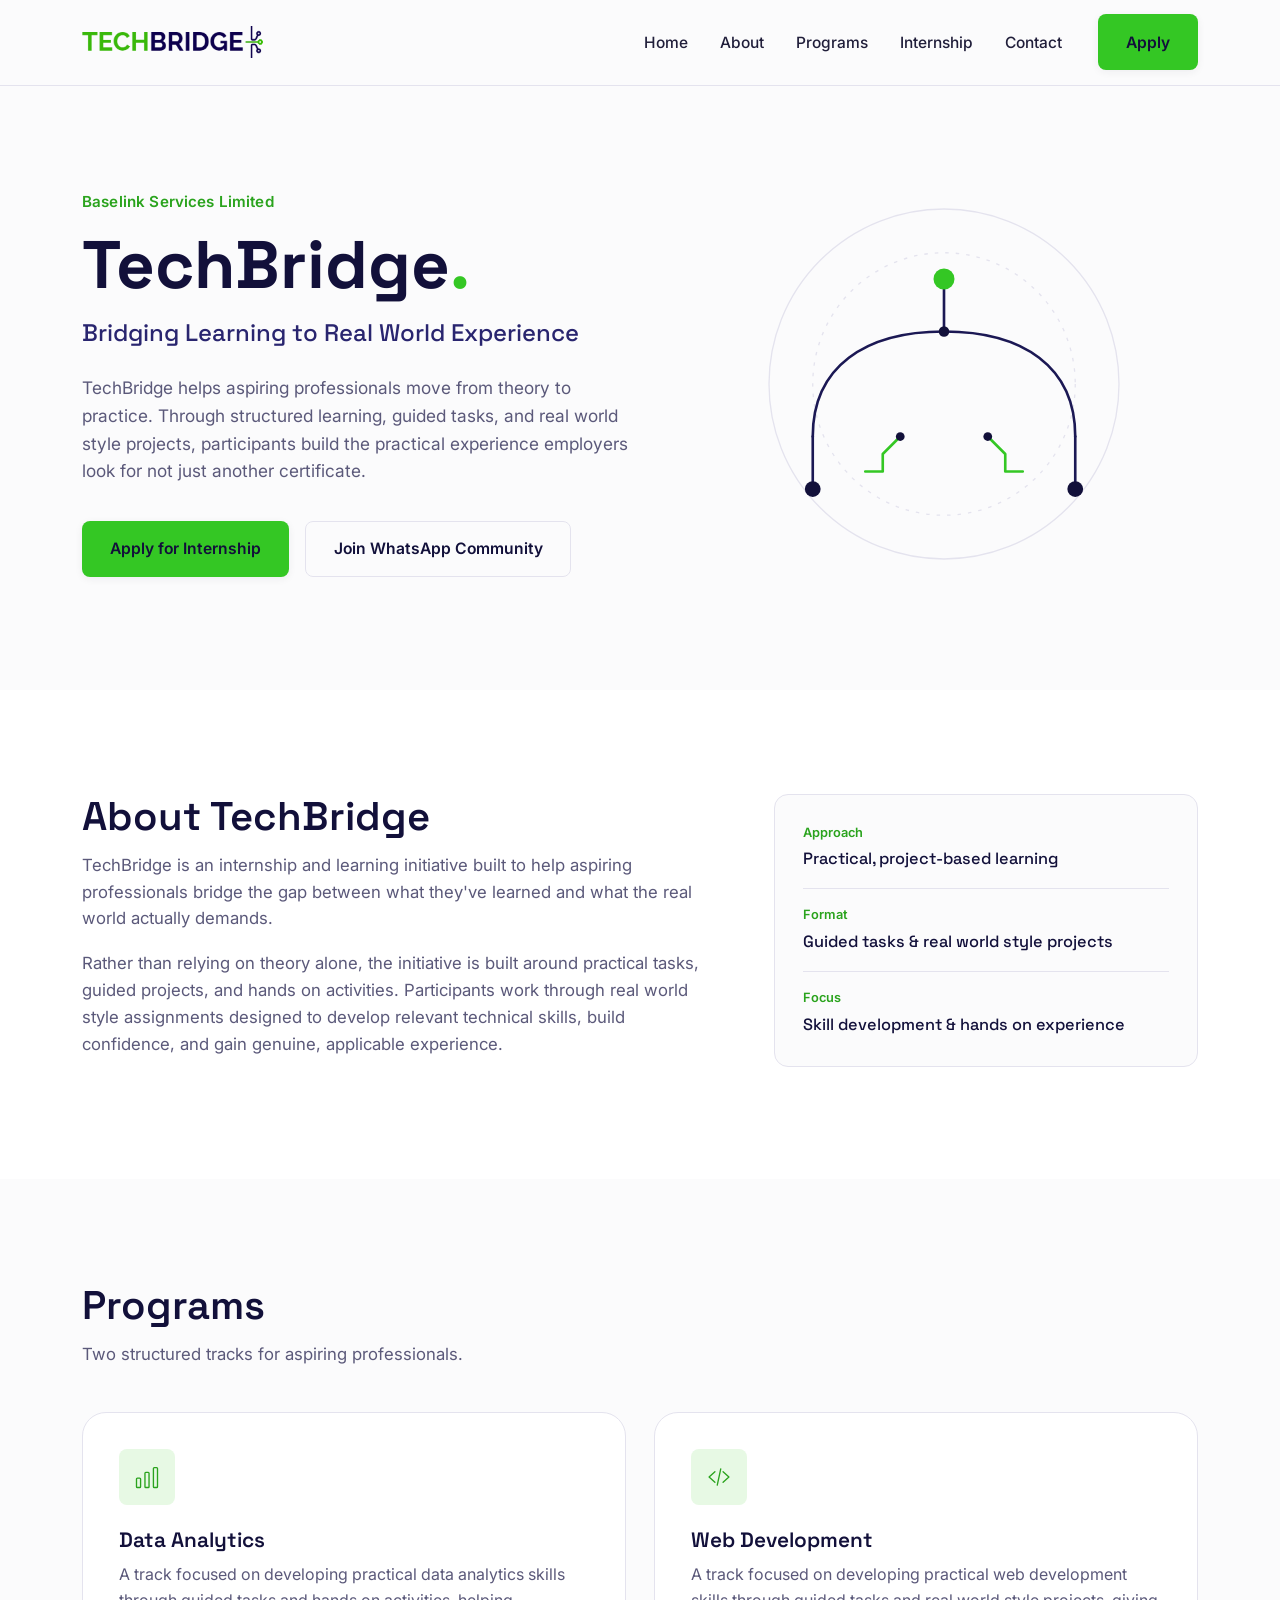
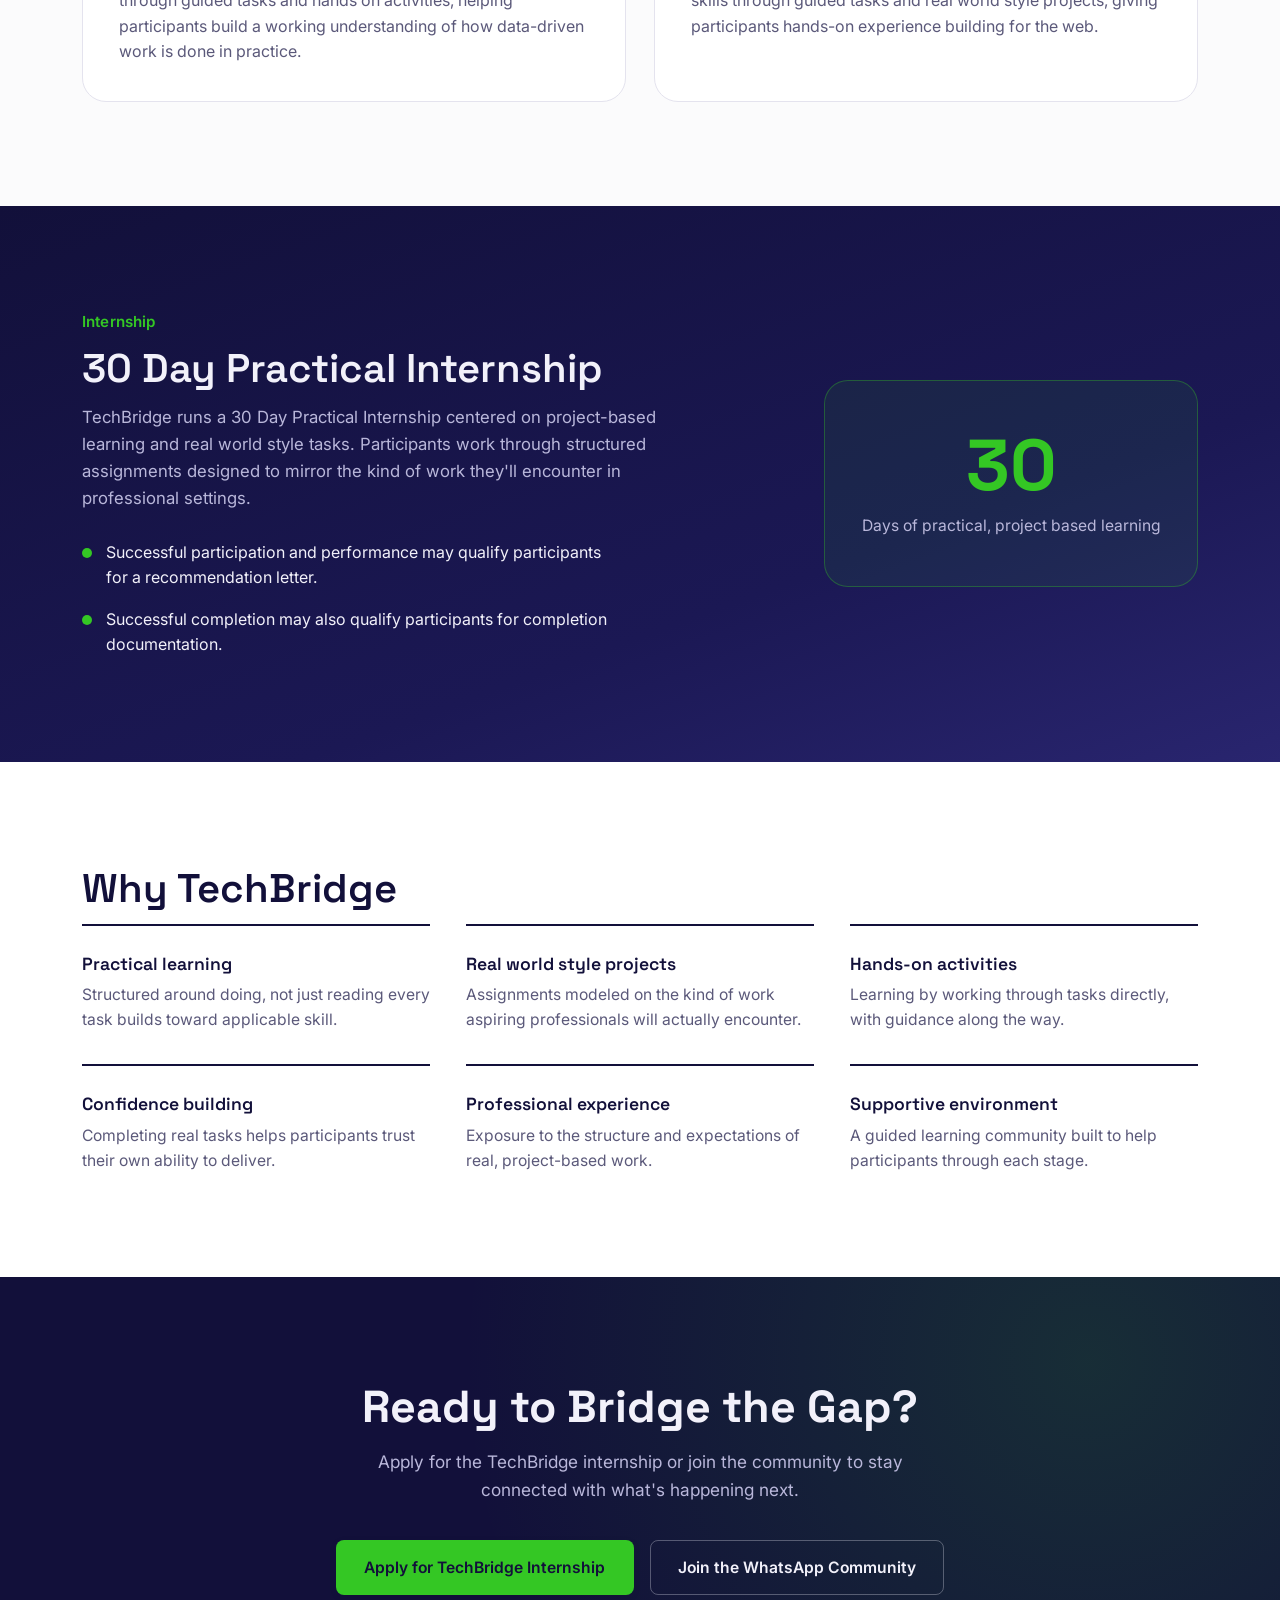
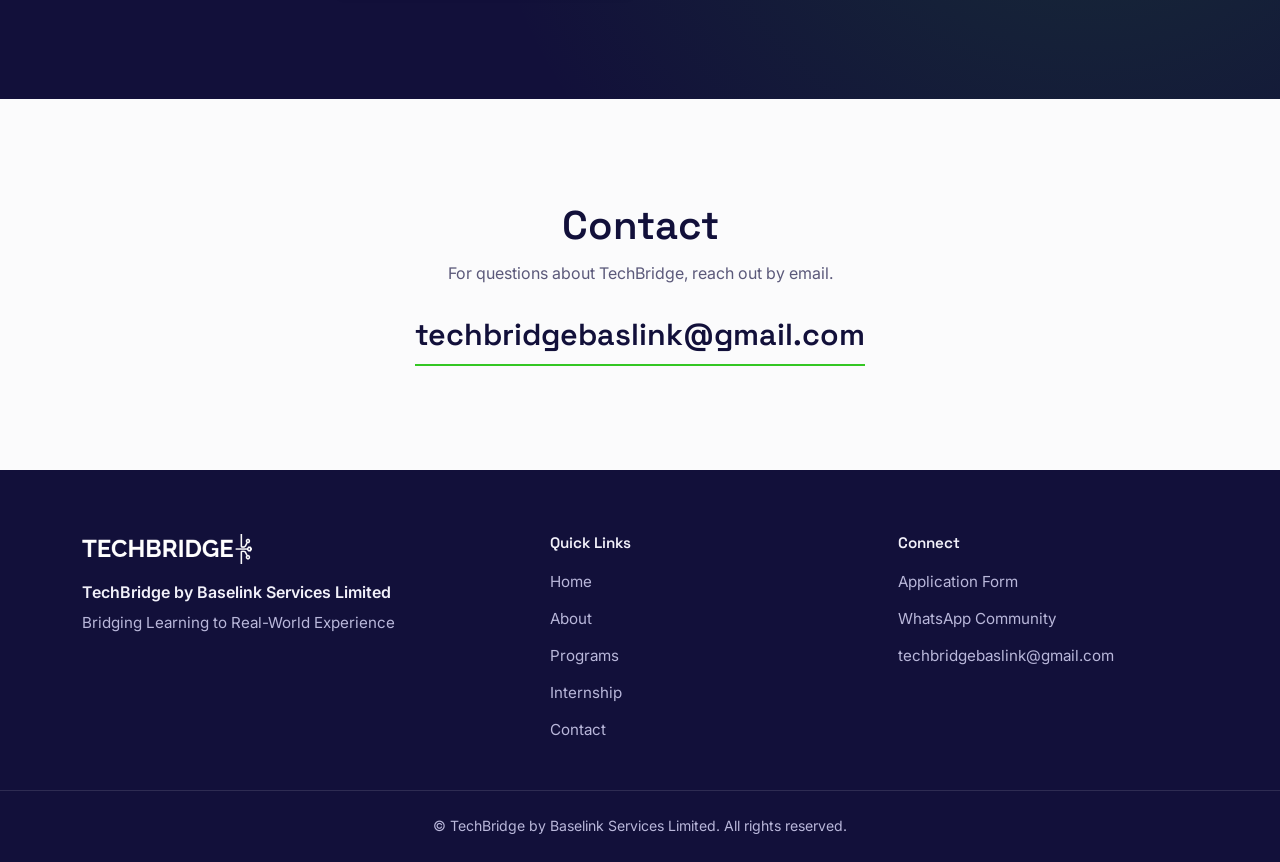
<file: index.html>
<!DOCTYPE html>
<html lang="en">
<head>
  <meta charset="UTF-8">
  <meta name="viewport" content="width=device-width, initial-scale=1.0">
  <title>TechBridge by Baselink Services Limited — Bridging Learning to Real-World Experience</title>
  <meta name="description" content="TechBridge by Baselink Services Limited offers a 30-Day Practical Internship in Data Analytics and Web Development, helping aspiring professionals bridge learning to real-world experience.">
  <link rel="icon" type="image/png" href="techbridge-logo.png">
  <link rel="preconnect" href="https://fonts.googleapis.com">
  <link rel="preconnect" href="https://fonts.gstatic.com" crossorigin>
  <link href="https://fonts.googleapis.com/css2?family=Space+Grotesk:wght@500;600;700&family=Inter:wght@400;500;600&display=swap" rel="stylesheet">
  <link rel="stylesheet" href="style.css">
</head>
<body>

  <!-- Skip link for keyboard/screen-reader users -->
  <a class="skip-link" href="#main">Skip to main content</a>

  <!-- ============ NAVIGATION ============ -->
  <header class="site-header">
    <nav class="navbar" aria-label="Primary navigation">
      <a href="#top" class="brand">
        <img src="techbridge-logo.png" alt="TechBridge logo" class="brand-logo">
      </a>

      <button class="nav-toggle" id="navToggle" aria-expanded="false" aria-controls="navMenu" aria-label="Open menu">
        <span></span><span></span><span></span>
      </button>

      <div class="nav-menu" id="navMenu">
        <ul class="nav-links">
          <li><a href="#top" class="nav-link">Home</a></li>
          <li><a href="#about" class="nav-link">About</a></li>
          <li><a href="programs.html" class="nav-link">Programs</a></li>
          <li><a href="#internship" class="nav-link">Internship</a></li>
          <li><a href="#contact" class="nav-link">Contact</a></li>
        </ul>
        <a href="https://forms.gle/8EbdSy5ttGfLZfjv5?utm_source=chatgpt.com"
           class="btn btn-primary nav-apply"
           target="_blank" rel="noopener noreferrer">Apply</a>
      </div>
    </nav>
  </header>

  <main id="main">

    <!-- ============ HERO ============ -->
    <section id="top" class="hero">
      <div class="hero-inner">
        <div class="hero-content">
          <p class="eyebrow">Baselink Services Limited</p>
          <h1 class="hero-title">
            TechBridge<span class="hero-title-accent">.</span>
          </h1>
          <p class="hero-tagline">Bridging Learning to Real World Experience</p>
          <p class="hero-body">
            TechBridge helps aspiring professionals move from theory to practice.
            Through structured learning, guided tasks, and real world style projects,
            participants build the practical experience employers look for 
            not just another certificate.
          </p>
          <div class="hero-actions">
            <a href="https://forms.gle/8EbdSy5ttGfLZfjv5?utm_source=chatgpt.com"
               class="btn btn-primary" target="_blank" rel="noopener noreferrer">
              Apply for Internship
            </a>
            <a href="https://chat.whatsapp.com/FqpBvYS4oaK32cXDxc8JIS?utm_source=chatgpt.com"
               class="btn btn-secondary" target="_blank" rel="noopener noreferrer">
              Join WhatsApp Community
            </a>
          </div>
        </div>

        <div class="hero-visual" aria-hidden="true">
          <svg class="circuit-graphic" viewBox="0 0 480 480" fill="none" xmlns="http://www.w3.org/2000/svg">
            <circle cx="240" cy="240" r="200" class="circuit-ring circuit-ring--outer"/>
            <circle cx="240" cy="240" r="150" class="circuit-ring circuit-ring--inner"/>

            <!-- bridge path -->
            <path d="M90 300 C 90 220, 150 180, 240 180 C 330 180, 390 220, 390 300"
                  class="circuit-path"/>
            <line x1="90" y1="300" x2="90" y2="360" class="circuit-line"/>
            <line x1="390" y1="300" x2="390" y2="360" class="circuit-line"/>
            <line x1="240" y1="180" x2="240" y2="120" class="circuit-line"/>

            <!-- nodes -->
            <circle cx="90" cy="360" r="9" class="circuit-node circuit-node--a"/>
            <circle cx="390" cy="360" r="9" class="circuit-node circuit-node--a"/>
            <circle cx="240" cy="120" r="12" class="circuit-node circuit-node--b"/>
            <circle cx="240" cy="180" r="6" class="circuit-node circuit-node--a"/>

            <!-- side traces echoing brand mark -->
            <path d="M150 340 L170 340 L170 320 L190 300" class="circuit-trace"/>
            <circle cx="190" cy="300" r="5" class="circuit-node circuit-node--a"/>
            <path d="M330 340 L310 340 L310 320 L290 300" class="circuit-trace"/>
            <circle cx="290" cy="300" r="5" class="circuit-node circuit-node--a"/>
          </svg>
        </div>
      </div>
    </section>

    <!-- ============ ABOUT ============ -->
    <section id="about" class="section about">
      <div class="section-inner about-grid">
        <div class="about-text">
          <h2 class="section-title">About TechBridge</h2>
          <p>
            TechBridge is an internship and learning initiative built to help aspiring
            professionals bridge the gap between what they've learned and what the
            real world actually demands.
          </p>
          <p>
            Rather than relying on theory alone, the initiative is built around
            practical tasks, guided projects, and hands on activities. Participants
            work through real world style assignments designed to develop relevant
            technical skills, build confidence, and gain genuine, applicable experience.
          </p>
        </div>
        <div class="about-panel">
          <div class="about-panel-row">
            <span class="about-panel-label">Approach</span>
            <span class="about-panel-value">Practical, project-based learning</span>
          </div>
          <div class="about-panel-row">
            <span class="about-panel-label">Format</span>
            <span class="about-panel-value">Guided tasks &amp; real world style projects</span>
          </div>
          <div class="about-panel-row">
            <span class="about-panel-label">Focus</span>
            <span class="about-panel-value">Skill development &amp; hands on experience</span>
          </div>
        </div>
      </div>
    </section>

    <!-- ============ PROGRAMS ============ -->
    <section id="programs" class="section programs">
      <div class="section-inner">
        <h2 class="section-title">Programs</h2>
        <p class="section-subtitle">Two structured tracks for aspiring professionals.</p>

        <div class="program-grid">
          <article class="program-card">
            <div class="program-icon" aria-hidden="true">
              <svg viewBox="0 0 48 48" fill="none">
                <rect x="6" y="26" width="7" height="16" rx="1.5" class="icon-stroke"/>
                <rect x="20.5" y="16" width="7" height="26" rx="1.5" class="icon-stroke"/>
                <rect x="35" y="8" width="7" height="34" rx="1.5" class="icon-stroke"/>
              </svg>
            </div>
            <h3 class="program-title">Data Analytics</h3>
            <p class="program-desc">
              A track focused on developing practical data analytics skills through
              guided tasks and hands on activities, helping participants build a
              working understanding of how data-driven work is done in practice.
            </p>
          </article>

          <article class="program-card">
            <div class="program-icon" aria-hidden="true">
              <svg viewBox="0 0 48 48" fill="none">
                <path d="M17 15 L7 24 L17 33" class="icon-stroke" stroke-linecap="round" stroke-linejoin="round"/>
                <path d="M31 15 L41 24 L31 33" class="icon-stroke" stroke-linecap="round" stroke-linejoin="round"/>
                <line x1="27" y1="10" x2="21" y2="38" class="icon-stroke" stroke-linecap="round"/>
              </svg>
            </div>
            <h3 class="program-title">Web Development</h3>
            <p class="program-desc">
              A track focused on developing practical web development skills through
              guided tasks and real world style projects, giving participants
              hands-on experience building for the web.
            </p>
          </article>
        </div>
      </div>
    </section>

    <!-- ============ INTERNSHIP ============ -->
    <section id="internship" class="section internship">
      <div class="section-inner internship-grid">
        <div class="internship-content">
          <p class="eyebrow eyebrow--light">Internship</p>
          <h2 class="section-title section-title--light">30 Day Practical Internship</h2>
          <p class="internship-body">
            TechBridge runs a 30 Day Practical Internship centered on project-based
            learning and real world style tasks. Participants work through
            structured assignments designed to mirror the kind of work they'll
            encounter in professional settings.
          </p>
          <ul class="internship-points">
            <li>
              <span class="point-mark" aria-hidden="true"></span>
              Successful participation and performance may qualify participants
              for a recommendation letter.
            </li>
            <li>
              <span class="point-mark" aria-hidden="true"></span>
              Successful completion may also qualify participants for completion
              documentation.
            </li>
          </ul>
        </div>
        <div class="internship-card">
          <span class="internship-card-number">30</span>
          <span class="internship-card-label">Days of practical, project based learning</span>
        </div>
      </div>
    </section>

    <!-- ============ WHY TECHBRIDGE ============ -->
    <section class="section why">
      <div class="section-inner">
        <h2 class="section-title">Why TechBridge</h2>
        <div class="why-grid">
          <div class="why-item">
            <h3>Practical learning</h3>
            <p>Structured around doing, not just reading every task builds toward applicable skill.</p>
          </div>
          <div class="why-item">
            <h3>Real world style projects</h3>
            <p>Assignments modeled on the kind of work aspiring professionals will actually encounter.</p>
          </div>
          <div class="why-item">
            <h3>Hands-on activities</h3>
            <p>Learning by working through tasks directly, with guidance along the way.</p>
          </div>
          <div class="why-item">
            <h3>Confidence building</h3>
            <p>Completing real tasks helps participants trust their own ability to deliver.</p>
          </div>
          <div class="why-item">
            <h3>Professional experience</h3>
            <p>Exposure to the structure and expectations of real, project-based work.</p>
          </div>
          <div class="why-item">
            <h3>Supportive environment</h3>
            <p>A guided learning community built to help participants through each stage.</p>
          </div>
        </div>
      </div>
    </section>

    <!-- ============ APPLICATION CTA ============ -->
    <section class="section cta">
      <div class="section-inner cta-inner">
        <h2 class="cta-title">Ready to Bridge the Gap?</h2>
        <p class="cta-body">
          Apply for the TechBridge internship or join the community to stay
          connected with what's happening next.
        </p>
        <div class="cta-actions">
          <a href="https://forms.gle/8EbdSy5ttGfLZfjv5?utm_source=chatgpt.com"
             class="btn btn-primary" target="_blank" rel="noopener noreferrer">
            Apply for TechBridge Internship
          </a>
          <a href="https://chat.whatsapp.com/FqpBvYS4oaK32cXDxc8JIS?utm_source=chatgpt.com"
             class="btn btn-secondary" target="_blank" rel="noopener noreferrer">
            Join the WhatsApp Community
          </a>
        </div>
      </div>
    </section>

    <!-- ============ CONTACT ============ -->
    <section id="contact" class="section contact">
      <div class="section-inner contact-inner">
        <h2 class="section-title">Contact</h2>
        <p class="contact-body">For questions about TechBridge, reach out by email.</p>
        <a href="mailto:techbridgebaslink@gmail.com" class="contact-email">
          techbridgebaslink@gmail.com
        </a>
      </div>
    </section>

  </main>

  <!-- ============ FOOTER ============ -->
  <footer class="site-footer">
    <div class="footer-inner">
      <div class="footer-brand">
        <img src="techbridge-logo.png" alt="TechBridge logo" class="footer-logo">
        <p class="footer-org">TechBridge by Baselink Services Limited</p>
        <p class="footer-tagline">Bridging Learning to Real-World Experience</p>
      </div>

      <div class="footer-col">
        <h3 class="footer-heading">Quick Links</h3>
        <ul class="footer-links">
          <li><a href="#top">Home</a></li>
          <li><a href="#about">About</a></li>
          <li><a href="programs.html">Programs</a></li>
          <li><a href="#internship">Internship</a></li>
          <li><a href="#contact">Contact</a></li>
        </ul>
      </div>

      <div class="footer-col">
        <h3 class="footer-heading">Connect</h3>
        <ul class="footer-links">
          <li><a href="https://forms.gle/8EbdSy5ttGfLZfjv5?utm_source=chatgpt.com" target="_blank" rel="noopener noreferrer">Application Form</a></li>
          <li><a href="https://chat.whatsapp.com/FqpBvYS4oaK32cXDxc8JIS?utm_source=chatgpt.com" target="_blank" rel="noopener noreferrer">WhatsApp Community</a></li>
          <li><a href="mailto:techbridgebaslink@gmail.com">techbridgebaslink@gmail.com</a></li>
        </ul>
      </div>
    </div>

    <div class="footer-bottom">
      <p>&copy; TechBridge by Baselink Services Limited. All rights reserved.</p>
    </div>
  </footer>

  <script src="script.js"></script>
</body>
</html>
</file>
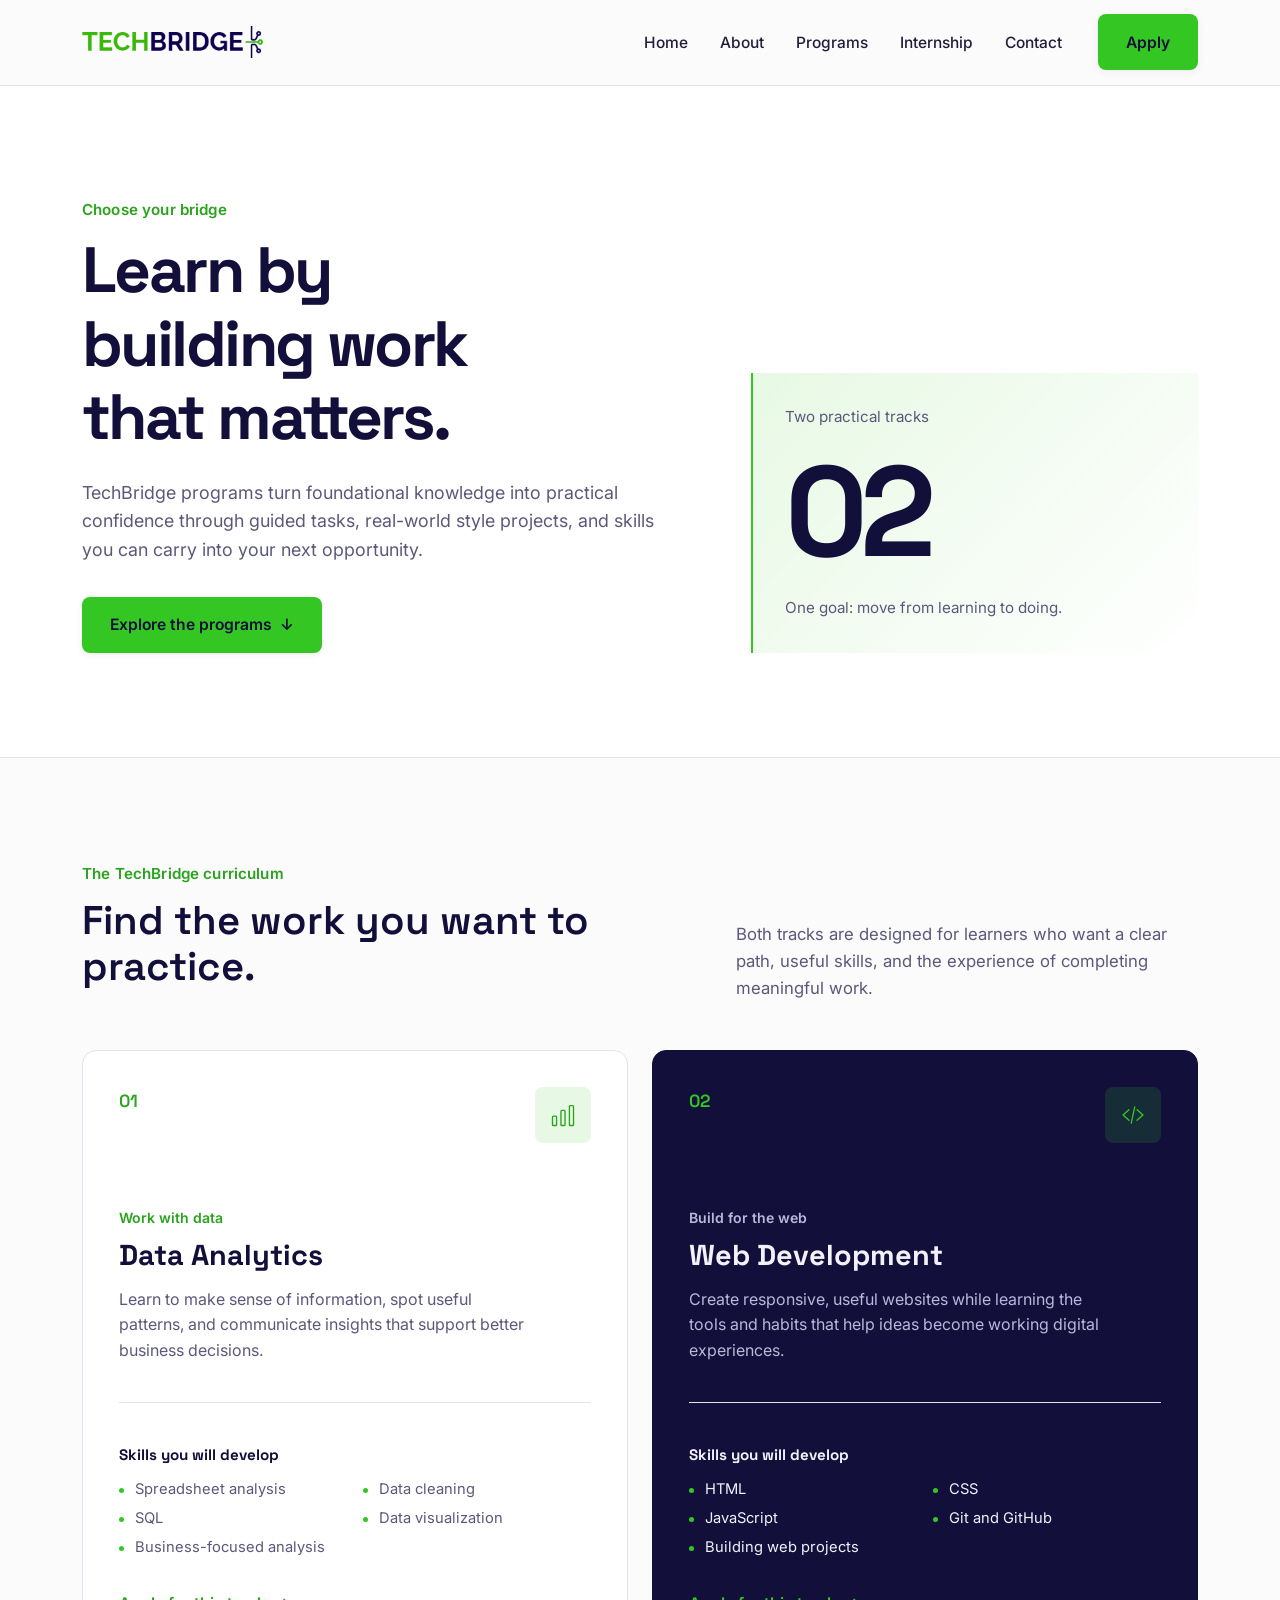
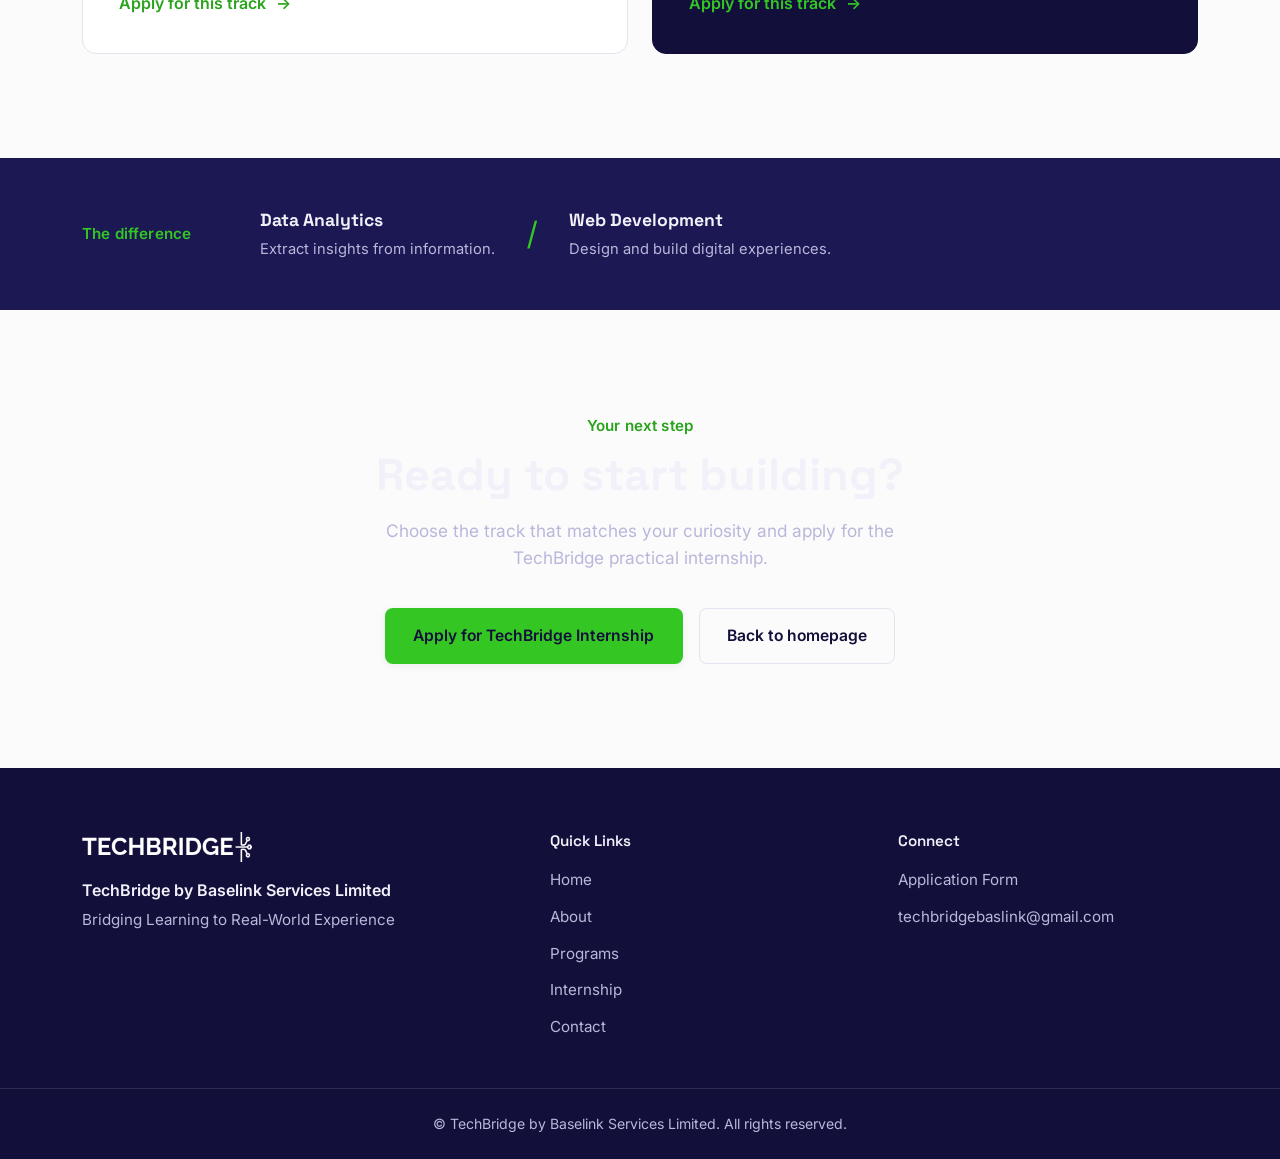
<file: programs.html>
<!DOCTYPE html>
<html lang="en">
<head>
  <meta charset="UTF-8">
  <meta name="viewport" content="width=device-width, initial-scale=1.0">
  <title>Programs | TechBridge by Baselink Services Limited</title>
  <meta name="description" content="Explore TechBridge's practical Data Analytics and Web Development learning programs.">
  <link rel="icon" type="image/png" href="techbridge-logo.png">
  <link rel="preconnect" href="https://fonts.googleapis.com">
  <link rel="preconnect" href="https://fonts.gstatic.com" crossorigin>
  <link href="https://fonts.googleapis.com/css2?family=Space+Grotesk:wght@500;600;700&family=Inter:wght@400;500;600&display=swap" rel="stylesheet">
  <link rel="stylesheet" href="style.css">
</head>
<body>
  <a class="skip-link" href="#main">Skip to main content</a>

  <header class="site-header">
    <nav class="navbar" aria-label="Primary navigation">
      <a href="index.html#top" class="brand">
        <img src="techbridge-logo.png" alt="TechBridge logo" class="brand-logo">
      </a>

      <button class="nav-toggle" id="navToggle" aria-expanded="false" aria-controls="navMenu" aria-label="Open menu">
        <span></span><span></span><span></span>
      </button>

      <div class="nav-menu" id="navMenu">
        <ul class="nav-links">
          <li><a href="index.html#top" class="nav-link">Home</a></li>
          <li><a href="index.html#about" class="nav-link">About</a></li>
          <li><a href="programs.html" class="nav-link" aria-current="page">Programs</a></li>
          <li><a href="index.html#internship" class="nav-link">Internship</a></li>
          <li><a href="index.html#contact" class="nav-link">Contact</a></li>
        </ul>
        <a href="https://forms.gle/8EbdSy5ttGfLZfjv5?utm_source=chatgpt.com" class="btn btn-primary nav-apply" target="_blank" rel="noopener noreferrer">Apply</a>
      </div>
    </nav>
  </header>

  <main id="main">
    <section class="programs-hero" id="top">
      <div class="section-inner programs-hero-inner">
        <div class="programs-hero-copy">
          <p class="eyebrow">Choose your bridge</p>
          <h1 class="programs-hero-title">Learn by building work that matters.</h1>
          <p class="programs-hero-body">TechBridge programs turn foundational knowledge into practical confidence through guided tasks, real-world style projects, and skills you can carry into your next opportunity.</p>
          <a href="#programs" class="btn btn-primary">Explore the programs <span aria-hidden="true">&darr;</span></a>
        </div>
        <div class="programs-hero-index" aria-label="Program overview">
          <span class="hero-index-label">Two practical tracks</span>
          <span class="hero-index-number">02</span>
          <span class="hero-index-note">One goal: move from learning to doing.</span>
        </div>
      </div>
    </section>

    <section class="section program-overview" id="programs">
      <div class="section-inner">
        <div class="program-section-heading">
          <div>
            <p class="eyebrow">The TechBridge curriculum</p>
            <h2 class="section-title">Find the work you want to practice.</h2>
          </div>
          <p class="program-section-intro">Both tracks are designed for learners who want a clear path, useful skills, and the experience of completing meaningful work.</p>
        </div>

        <div class="program-detail-grid">
          <article class="program-detail program-detail--analytics">
            <div class="program-detail-top">
              <span class="program-number">01</span>
              <div class="program-icon" aria-hidden="true">
                <svg viewBox="0 0 48 48" fill="none">
                  <rect x="6" y="26" width="7" height="16" rx="1.5" class="icon-stroke"/>
                  <rect x="20.5" y="16" width="7" height="26" rx="1.5" class="icon-stroke"/>
                  <rect x="35" y="8" width="7" height="34" rx="1.5" class="icon-stroke"/>
                </svg>
              </div>
            </div>
            <p class="program-kicker">Work with data</p>
            <h3 class="program-detail-title">Data Analytics</h3>
            <p class="program-detail-desc">Learn to make sense of information, spot useful patterns, and communicate insights that support better business decisions.</p>
            <div class="skills-block">
              <h4>Skills you will develop</h4>
              <ul class="skill-list">
                <li>Spreadsheet analysis</li>
                <li>Data cleaning</li>
                <li>SQL</li>
                <li>Data visualization</li>
                <li>Business-focused analysis</li>
              </ul>
            </div>
            <a href="https://forms.gle/8EbdSy5ttGfLZfjv5?utm_source=chatgpt.com" class="program-link" target="_blank" rel="noopener noreferrer">Apply for this track <span aria-hidden="true">&rarr;</span></a>
          </article>

          <article class="program-detail program-detail--web">
            <div class="program-detail-top">
              <span class="program-number">02</span>
              <div class="program-icon" aria-hidden="true">
                <svg viewBox="0 0 48 48" fill="none">
                  <path d="M17 15 L7 24 L17 33" class="icon-stroke" stroke-linecap="round" stroke-linejoin="round"/>
                  <path d="M31 15 L41 24 L31 33" class="icon-stroke" stroke-linecap="round" stroke-linejoin="round"/>
                  <line x1="27" y1="10" x2="21" y2="38" class="icon-stroke" stroke-linecap="round"/>
                </svg>
              </div>
            </div>
            <p class="program-kicker">Build for the web</p>
            <h3 class="program-detail-title">Web Development</h3>
            <p class="program-detail-desc">Create responsive, useful websites while learning the tools and habits that help ideas become working digital experiences.</p>
            <div class="skills-block">
              <h4>Skills you will develop</h4>
              <ul class="skill-list">
                <li>HTML</li>
                <li>CSS</li>
                <li>JavaScript</li>
                <li>Git and GitHub</li>
                <li>Building web projects</li>
              </ul>
            </div>
            <a href="https://forms.gle/8EbdSy5ttGfLZfjv5?utm_source=chatgpt.com" class="program-link" target="_blank" rel="noopener noreferrer">Apply for this track <span aria-hidden="true">&rarr;</span></a>
          </article>
        </div>
      </div>
    </section>

    <section class="program-compare" aria-label="Program comparison">
      <div class="section-inner program-compare-inner">
        <p class="eyebrow eyebrow--light">The difference</p>
        <div class="compare-row">
          <p><strong>Data Analytics</strong><span>Extract insights from information.</span></p>
          <span class="compare-divider" aria-hidden="true">/</span>
          <p><strong>Web Development</strong><span>Design and build digital experiences.</span></p>
        </div>
      </div>
    </section>

    <section class="section programs-cta">
      <div class="section-inner cta-inner">
        <p class="eyebrow">Your next step</p>
        <h2 class="cta-title">Ready to start building?</h2>
        <p class="cta-body">Choose the track that matches your curiosity and apply for the TechBridge practical internship.</p>
        <div class="cta-actions">
          <a href="https://forms.gle/8EbdSy5ttGfLZfjv5?utm_source=chatgpt.com" class="btn btn-primary" target="_blank" rel="noopener noreferrer">Apply for TechBridge Internship</a>
          <a href="index.html#top" class="btn btn-secondary">Back to homepage</a>
        </div>
      </div>
    </section>
  </main>

  <footer class="site-footer">
    <div class="footer-inner">
      <div class="footer-brand">
        <img src="techbridge-logo.png" alt="TechBridge logo" class="footer-logo">
        <p class="footer-org">TechBridge by Baselink Services Limited</p>
        <p class="footer-tagline">Bridging Learning to Real-World Experience</p>
      </div>
      <div class="footer-col">
        <h3 class="footer-heading">Quick Links</h3>
        <ul class="footer-links">
          <li><a href="index.html#top">Home</a></li>
          <li><a href="index.html#about">About</a></li>
          <li><a href="programs.html">Programs</a></li>
          <li><a href="index.html#internship">Internship</a></li>
          <li><a href="index.html#contact">Contact</a></li>
        </ul>
      </div>
      <div class="footer-col">
        <h3 class="footer-heading">Connect</h3>
        <ul class="footer-links">
          <li><a href="https://forms.gle/8EbdSy5ttGfLZfjv5?utm_source=chatgpt.com" target="_blank" rel="noopener noreferrer">Application Form</a></li>
          <li><a href="mailto:techbridgebaslink@gmail.com">techbridgebaslink@gmail.com</a></li>
        </ul>
      </div>
    </div>
    <div class="footer-bottom"><p>&copy; TechBridge by Baselink Services Limited. All rights reserved.</p></div>
  </footer>

  <script src="script.js"></script>
</body>
</html>
</file>
<file: style.css>
/* =========================================================
   TechBridge — Design System & Styles
   Sections: 1. Reset  2. Design Tokens  3. Base Typography
   4. Layout Utilities  5. Buttons  6. Header/Nav  7. Hero
   8. About  9. Programs  10. Internship  11. Why  12. CTA
   13. Contact  14. Footer  15. Animations  16. Media Queries
   ========================================================= */

/* ---------- 1. Reset ---------- */
*, *::before, *::after { box-sizing: border-box; }
html { scroll-behavior: smooth; }
body, h1, h2, h3, p, ul, figure { margin: 0; }
ul { padding: 0; list-style: none; }
img { max-width: 100%; display: block; }
a { color: inherit; text-decoration: none; }
button { font: inherit; }

/* ---------- 2. Design Tokens ---------- */
:root {
  /* Brand colors, drawn from the TechBridge mark */
  --color-navy-900: #12103A;
  --color-navy-800: #1B1854;
  --color-navy-700: #29256F;
  --color-green-500: #34C724;
  --color-green-600: #2AA31D;
  --color-green-100: #E7F9E4;

  /* Neutrals */
  --color-bg: #FBFBFC;
  --color-surface: #FFFFFF;
  --color-border: #E4E3EE;
  --color-text: #201E3A;
  --color-text-muted: #5B597A;
  --color-text-on-dark: #F2F1FA;
  --color-text-on-dark-muted: #B9B7DA;

  /* Type */
  --font-display: "Space Grotesk", "Segoe UI", sans-serif;
  --font-body: "Inter", "Segoe UI", sans-serif;

  /* Layout */
  --container-width: 1180px;
  --radius-sm: 8px;
  --radius-md: 14px;
  --radius-lg: 24px;
  --shadow-sm: 0 2px 8px rgba(18, 16, 58, 0.06);
  --shadow-md: 0 12px 32px rgba(18, 16, 58, 0.10);
  --shadow-glow: 0 0 0 4px rgba(52, 199, 36, 0.16);

  --transition-fast: 0.18s ease;
  --transition-med: 0.32s cubic-bezier(0.22, 1, 0.36, 1);
}

/* ---------- 3. Base Typography ---------- */
body {
  font-family: var(--font-body);
  color: var(--color-text);
  background: var(--color-bg);
  line-height: 1.6;
  overflow-x: hidden;
  -webkit-font-smoothing: antialiased;
}

h1, h2, h3 { font-family: var(--font-display); color: var(--color-navy-900); line-height: 1.15; }

.eyebrow {
  font-family: var(--font-body);
  font-weight: 600;
  font-size: 0.95rem;
  color: var(--color-green-600);
  margin: 0 0 0.75rem;
  letter-spacing: 0.01em;
}
.eyebrow--light { color: var(--color-green-500); }

.section-title {
  font-size: clamp(1.8rem, 1.4vw + 1.5rem, 2.5rem);
  font-weight: 600;
  margin-bottom: 0.75rem;
}
.section-title--light { color: var(--color-text-on-dark); }

.section-subtitle {
  color: var(--color-text-muted);
  font-size: 1.05rem;
  margin-bottom: 2.75rem;
  max-width: 46ch;
}

a:focus-visible, button:focus-visible {
  outline: 3px solid var(--color-green-500);
  outline-offset: 3px;
  border-radius: 4px;
}

/* ---------- 4. Layout Utilities ---------- */
.section { padding: 6.5rem 0; }
.section-inner {
  width: 100%;
  max-width: var(--container-width);
  margin: 0 auto;
  padding: 0 2rem;
}
.skip-link {
  position: absolute;
  left: -999px;
  top: 0;
  background: var(--color-navy-900);
  color: #fff;
  padding: 0.75rem 1.25rem;
  z-index: 200;
  border-radius: 0 0 8px 0;
}
.skip-link:focus { left: 0; }

/* ---------- 5. Buttons ---------- */
.btn {
  display: inline-flex;
  align-items: center;
  justify-content: center;
  gap: 0.5rem;
  padding: 0.9rem 1.7rem;
  border-radius: var(--radius-sm);
  font-weight: 600;
  font-size: 0.98rem;
  cursor: pointer;
  border: 1.5px solid transparent;
  transition: transform var(--transition-fast), box-shadow var(--transition-fast), background var(--transition-fast), color var(--transition-fast), border-color var(--transition-fast);
  white-space: nowrap;
}
.btn-primary {
  background: var(--color-green-500);
  color: var(--color-navy-900);
  box-shadow: var(--shadow-sm);
}
.btn-primary:hover {
  background: var(--color-green-600);
  transform: translateY(-2px);
  box-shadow: var(--shadow-md);
}
.btn-secondary {
  background: transparent;
  color: var(--color-navy-900);
  border-color: var(--color-border);
}
.btn-secondary:hover {
  border-color: var(--color-navy-900);
  transform: translateY(-2px);
}

/* Secondary button on dark backgrounds (CTA section) */
.cta .btn-secondary { color: var(--color-text-on-dark); border-color: rgba(242, 241, 250, 0.3); }
.cta .btn-secondary:hover { border-color: var(--color-text-on-dark); }

/* ---------- 6. Header / Nav ---------- */
.site-header {
  position: sticky;
  top: 0;
  z-index: 100;
  background: rgba(251, 251, 252, 0.85);
  backdrop-filter: blur(10px);
  border-bottom: 1px solid var(--color-border);
}
.navbar {
  max-width: var(--container-width);
  margin: 0 auto;
  padding: 0.9rem 2rem;
  display: flex;
  align-items: center;
  justify-content: space-between;
}
.brand { display: inline-flex; align-items: center; }
.brand-logo { height: 32px; width: auto; }

.nav-menu {
  display: flex;
  align-items: center;
  gap: 2.25rem;
}
.nav-links { display: flex; gap: 2rem; }
.nav-link {
  font-weight: 500;
  font-size: 0.97rem;
  color: var(--color-text);
  position: relative;
  padding: 0.3rem 0;
  transition: color var(--transition-fast);
}
.nav-link::after {
  content: "";
  position: absolute;
  left: 0; bottom: 0;
  width: 0;
  height: 2px;
  background: var(--color-green-500);
  transition: width var(--transition-med);
}
.nav-link:hover { color: var(--color-navy-900); }
.nav-link:hover::after { width: 100%; }

.nav-toggle {
  display: none;
  flex-direction: column;
  justify-content: center;
  gap: 5px;
  width: 40px;
  height: 40px;
  background: transparent;
  border: none;
  cursor: pointer;
}
.nav-toggle span {
  display: block;
  height: 2px;
  width: 24px;
  background: var(--color-navy-900);
  margin: 0 auto;
  transition: transform var(--transition-fast), opacity var(--transition-fast);
}

/* ---------- 7. Hero ---------- */
.hero {
  padding: 5.5rem 0 6rem;
  overflow: hidden;
}
.hero-inner {
  max-width: var(--container-width);
  margin: 0 auto;
  padding: 0 2rem;
  display: grid;
  grid-template-columns: 1.05fr 0.95fr;
  align-items: center;
  gap: 3rem;
}
.hero-content { animation: rise-in 0.7s var(--transition-med) both; }
.hero-title {
  font-size: clamp(2.6rem, 4vw + 1rem, 4.2rem);
  font-weight: 700;
  color: var(--color-navy-900);
  margin-bottom: 0.6rem;
}
.hero-title-accent { color: var(--color-green-500); }
.hero-tagline {
  font-family: var(--font-display);
  font-size: clamp(1.15rem, 1vw + 0.8rem, 1.5rem);
  color: var(--color-navy-700);
  font-weight: 500;
  margin-bottom: 1.4rem;
}
.hero-body {
  color: var(--color-text-muted);
  font-size: 1.08rem;
  max-width: 52ch;
  margin-bottom: 2.25rem;
}
.hero-actions { display: flex; flex-wrap: wrap; gap: 1rem; }

.hero-visual { display: flex; align-items: center; justify-content: center; }
.circuit-graphic {
  width: 100%;
  max-width: 420px;
  height: auto;
  animation: rise-in 0.9s var(--transition-med) both;
  animation-delay: 0.15s;
}
.circuit-ring { stroke: var(--color-border); stroke-width: 1.5; fill: none; }
.circuit-ring--inner { stroke-dasharray: 4 8; }
.circuit-path { stroke: var(--color-navy-800); stroke-width: 3; fill: none; stroke-linecap: round; }
.circuit-line { stroke: var(--color-navy-800); stroke-width: 3; stroke-linecap: round; }
.circuit-trace { stroke: var(--color-green-500); stroke-width: 3; fill: none; stroke-linecap: round; stroke-linejoin: round; }
.circuit-node--a { fill: var(--color-navy-900); }
.circuit-node--b { fill: var(--color-green-500); }

/* ---------- 8. About ---------- */
.about { background: var(--color-surface); }
.about-grid {
  display: grid;
  grid-template-columns: 1.2fr 0.8fr;
  gap: 3.5rem;
  align-items: start;
}
.about-text p {
  color: var(--color-text-muted);
  font-size: 1.05rem;
  max-width: 58ch;
  margin-bottom: 1.1rem;
}
.about-panel {
  background: var(--color-bg);
  border: 1px solid var(--color-border);
  border-radius: var(--radius-md);
  padding: 1.75rem;
}
.about-panel-row {
  display: flex;
  flex-direction: column;
  gap: 0.2rem;
  padding: 1rem 0;
  border-bottom: 1px solid var(--color-border);
}
.about-panel-row:last-child { border-bottom: none; padding-bottom: 0; }
.about-panel-row:first-child { padding-top: 0; }
.about-panel-label {
  font-size: 0.8rem;
  font-weight: 600;
  color: var(--color-green-600);
}
.about-panel-value {
  font-family: var(--font-display);
  color: var(--color-navy-900);
  font-weight: 500;
  font-size: 1.02rem;
}

/* ---------- 9. Programs ---------- */
.programs { background: var(--color-bg); }
.program-grid {
  display: grid;
  grid-template-columns: repeat(2, 1fr);
  gap: 1.75rem;
}
.program-card {
  background: var(--color-surface);
  border: 1px solid var(--color-border);
  border-radius: var(--radius-lg);
  padding: 2.25rem;
  transition: transform var(--transition-med), box-shadow var(--transition-med), border-color var(--transition-med);
}
.program-card:hover {
  transform: translateY(-6px);
  box-shadow: var(--shadow-md);
  border-color: var(--color-green-500);
}
.program-icon {
  width: 56px; height: 56px;
  border-radius: var(--radius-sm);
  background: var(--color-green-100);
  display: flex; align-items: center; justify-content: center;
  margin-bottom: 1.5rem;
}
.program-icon svg { width: 28px; height: 28px; }
.icon-stroke { stroke: var(--color-green-600); stroke-width: 2.3; }
.program-title { font-size: 1.3rem; font-weight: 600; margin-bottom: 0.6rem; }
.program-desc { color: var(--color-text-muted); font-size: 1rem; }

/* ---------- 9b. Programs page ---------- */
.programs-hero {
  padding: 7rem 0 6.5rem;
  background: var(--color-surface);
  border-bottom: 1px solid var(--color-border);
  overflow: hidden;
}
.programs-hero-inner {
  display: grid;
  grid-template-columns: 1.15fr 0.85fr;
  gap: 4rem;
  align-items: end;
}
.programs-hero-copy { max-width: 680px; animation: rise-in 0.7s var(--transition-med) both; }
.programs-hero-title {
  max-width: 12ch;
  font-size: clamp(2.8rem, 5vw, 5rem);
  font-weight: 700;
  letter-spacing: -0.04em;
  margin-bottom: 1.5rem;
}
.programs-hero-body {
  color: var(--color-text-muted);
  font-size: 1.12rem;
  max-width: 54ch;
  margin-bottom: 2rem;
}
.programs-hero-index {
  min-height: 280px;
  padding: 2rem;
  border-left: 2px solid var(--color-green-500);
  background: linear-gradient(135deg, var(--color-green-100), var(--color-surface));
  display: flex;
  flex-direction: column;
  justify-content: space-between;
  animation: rise-in 0.8s var(--transition-med) 0.12s both;
}
.hero-index-label, .hero-index-note { color: var(--color-text-muted); font-size: 0.95rem; }
.hero-index-number {
  font-family: var(--font-display);
  color: var(--color-navy-900);
  font-size: clamp(5rem, 10vw, 8.5rem);
  font-weight: 700;
  line-height: 0.85;
  letter-spacing: -0.06em;
}
.program-overview { background: var(--color-bg); }
.program-section-heading {
  display: flex;
  justify-content: space-between;
  gap: 3rem;
  align-items: end;
  margin-bottom: 3rem;
}
.program-section-intro { color: var(--color-text-muted); max-width: 42ch; font-size: 1.05rem; }
.program-detail-grid { display: grid; grid-template-columns: repeat(2, 1fr); gap: 1.5rem; }
.program-detail {
  padding: 2.25rem;
  border: 1px solid var(--color-border);
  border-radius: var(--radius-md);
  background: var(--color-surface);
  transition: transform var(--transition-med), box-shadow var(--transition-med), border-color var(--transition-med);
}
.program-detail:hover { transform: translateY(-6px); box-shadow: var(--shadow-md); border-color: var(--color-green-500); }
.program-detail--web { background: var(--color-navy-900); border-color: var(--color-navy-900); }
.program-detail--web .program-detail-title, .program-detail--web .skills-block h4 { color: var(--color-text-on-dark); }
.program-detail--web .program-detail-desc, .program-detail--web .program-kicker { color: var(--color-text-on-dark-muted); }
.program-detail--web .program-icon { background: rgba(52, 199, 36, 0.15); }
.program-detail--web .icon-stroke { stroke: var(--color-green-500); }
.program-detail--web .program-number { color: var(--color-green-500); }
.program-detail--web .skill-list li { color: var(--color-text-on-dark); border-color: rgba(242, 241, 250, 0.2); }
.program-detail--web .program-link { color: var(--color-green-500); }
.program-detail-top { display: flex; align-items: start; justify-content: space-between; margin-bottom: 2.5rem; }
.program-number { font-family: var(--font-display); font-size: 1.1rem; font-weight: 600; color: var(--color-green-600); }
.program-kicker { color: var(--color-green-600); font-size: 0.88rem; font-weight: 600; margin-bottom: 0.6rem; }
.program-detail-title { font-size: clamp(1.8rem, 2vw, 2.35rem); margin-bottom: 0.9rem; }
.program-detail-desc { color: var(--color-text-muted); max-width: 42ch; min-height: 5.2rem; margin-bottom: 2rem; }
.skills-block { border-top: 1px solid var(--color-border); padding-top: 1.25rem; }
.skills-block h4 { font-family: var(--font-display); font-size: 0.95rem; color: var(--color-navy-900); margin-bottom: 0.65rem; }
.skill-list { display: grid; grid-template-columns: 1fr 1fr; gap: 0.35rem 1rem; }
.skill-list li { color: var(--color-text-muted); font-size: 0.92rem; padding-left: 1rem; position: relative; }
.skill-list li::before { content: ""; width: 5px; height: 5px; border-radius: 50%; background: var(--color-green-500); position: absolute; left: 0; top: 0.65rem; }
.program-link { display: inline-flex; gap: 0.6rem; margin-top: 2rem; color: var(--color-green-600); font-weight: 600; }
.program-link:hover { color: var(--color-navy-900); }
.program-detail--web .program-link:hover { color: var(--color-text-on-dark); }
.program-compare { background: var(--color-navy-800); padding: 3rem 0; }
.program-compare-inner { display: flex; align-items: center; gap: 3rem; }
.program-compare .eyebrow { margin: 0; min-width: 130px; }
.compare-row { display: flex; align-items: center; gap: 2rem; color: var(--color-text-on-dark); }
.compare-row p { display: flex; flex-direction: column; gap: 0.25rem; }
.compare-row strong { font-family: var(--font-display); font-size: 1.1rem; }
.compare-row span:not(.compare-divider) { color: var(--color-text-on-dark-muted); font-size: 0.92rem; }
.compare-divider { color: var(--color-green-500); font-size: 2rem; }
.programs-cta { background: var(--color-bg); text-align: center; }
.programs-cta .eyebrow { margin-bottom: 0.7rem; }

/* ---------- 10. Internship ---------- */
.internship {
  background: linear-gradient(160deg, var(--color-navy-900), var(--color-navy-800) 65%, var(--color-navy-700));
}
.internship-grid {
  display: grid;
  grid-template-columns: 1.3fr 0.7fr;
  gap: 3rem;
  align-items: center;
}
.internship-body {
  color: var(--color-text-on-dark-muted);
  font-size: 1.05rem;
  max-width: 56ch;
  margin-bottom: 1.75rem;
}
.internship-points { display: flex; flex-direction: column; gap: 1rem; }
.internship-points li {
  display: flex;
  align-items: flex-start;
  gap: 0.85rem;
  color: var(--color-text-on-dark);
  font-size: 1rem;
  max-width: 54ch;
}
.point-mark {
  flex-shrink: 0;
  width: 10px; height: 10px;
  border-radius: 50%;
  background: var(--color-green-500);
  margin-top: 0.5rem;
}
.internship-card {
  background: rgba(52, 199, 36, 0.08);
  border: 1px solid rgba(52, 199, 36, 0.35);
  border-radius: var(--radius-lg);
  padding: 3rem 2rem;
  text-align: center;
  display: flex;
  flex-direction: column;
  gap: 0.75rem;
}
.internship-card-number {
  font-family: var(--font-display);
  font-size: 4.5rem;
  font-weight: 700;
  color: var(--color-green-500);
  line-height: 1;
}
.internship-card-label {
  color: var(--color-text-on-dark-muted);
  font-size: 0.98rem;
}

/* ---------- 11. Why TechBridge ---------- */
.why { background: var(--color-surface); }
.why-grid {
  display: grid;
  grid-template-columns: repeat(3, 1fr);
  gap: 2rem 2.25rem;
}
.why-item {
  padding: 1.75rem 0 0;
  border-top: 2px solid var(--color-navy-900);
}
.why-item h3 { font-size: 1.1rem; font-weight: 600; margin-bottom: 0.5rem; }
.why-item p { color: var(--color-text-muted); font-size: 0.98rem; }

/* ---------- 12. CTA ---------- */
.cta {
  background: var(--color-navy-900);
  background-image: radial-gradient(circle at 85% 20%, rgba(52, 199, 36, 0.16), transparent 55%);
  text-align: center;
}
.cta-inner { display: flex; flex-direction: column; align-items: center; }
.cta-title {
  font-size: clamp(2rem, 2vw + 1.2rem, 2.9rem);
  font-weight: 700;
  color: var(--color-text-on-dark);
  margin-bottom: 1rem;
}
.cta-body {
  color: var(--color-text-on-dark-muted);
  font-size: 1.08rem;
  max-width: 50ch;
  margin-bottom: 2.25rem;
}
.cta-actions { display: flex; flex-wrap: wrap; gap: 1rem; justify-content: center; }

/* ---------- 13. Contact ---------- */
.contact { background: var(--color-bg); text-align: center; }
.contact-inner { display: flex; flex-direction: column; align-items: center; }
.contact-body { color: var(--color-text-muted); margin-bottom: 1.5rem; }
.contact-email {
  font-family: var(--font-display);
  font-size: clamp(1.3rem, 1.5vw + 0.9rem, 1.9rem);
  font-weight: 600;
  color: var(--color-navy-900);
  padding-bottom: 0.3rem;
  border-bottom: 2px solid var(--color-green-500);
  transition: color var(--transition-fast);
}
.contact-email:hover { color: var(--color-green-600); }

/* ---------- 14. Footer ---------- */
.site-footer { background: var(--color-navy-900); color: var(--color-text-on-dark-muted); }
.footer-inner {
  max-width: var(--container-width);
  margin: 0 auto;
  padding: 4rem 2rem 3rem;
  display: grid;
  grid-template-columns: 1.4fr 1fr 1fr;
  gap: 3rem;
}
.footer-logo { height: 30px; width: auto; margin-bottom: 1rem; filter: brightness(0) invert(1); }
.footer-org { color: var(--color-text-on-dark); font-weight: 600; margin-bottom: 0.3rem; }
.footer-tagline { font-size: 0.95rem; }
.footer-heading {
  color: var(--color-text-on-dark);
  font-size: 0.95rem;
  font-weight: 600;
  margin-bottom: 1.1rem;
}
.footer-links { display: flex; flex-direction: column; gap: 0.7rem; }
.footer-links a { font-size: 0.95rem; transition: color var(--transition-fast); }
.footer-links a:hover { color: var(--color-green-500); }
.footer-bottom {
  border-top: 1px solid rgba(242, 241, 250, 0.12);
  padding: 1.5rem 2rem;
  text-align: center;
  font-size: 0.88rem;
}

/* ---------- 15. Animations ---------- */
@keyframes rise-in {
  from { opacity: 0; transform: translateY(18px); }
  to { opacity: 1; transform: translateY(0); }
}

.reveal {
  opacity: 0;
  transform: translateY(24px);
  transition: opacity 0.7s var(--transition-med), transform 0.7s var(--transition-med);
}
.reveal.is-visible {
  opacity: 1;
  transform: translateY(0);
}

@media (prefers-reduced-motion: reduce) {
  html { scroll-behavior: auto; }
  .hero-content, .circuit-graphic, .reveal {
    animation: none !important;
    transition: none !important;
    opacity: 1 !important;
    transform: none !important;
  }
  .program-card:hover, .btn:hover { transform: none; }
}

/* ---------- 16. Media Queries ---------- */

/* Laptop / small desktop */
@media (max-width: 1024px) {
  .hero-inner { grid-template-columns: 1fr; text-align: left; }
  .hero-visual { order: -1; max-width: 320px; margin: 0 auto 1rem; }
  .about-grid { grid-template-columns: 1fr; }
  .internship-grid { grid-template-columns: 1fr; }
  .internship-card { max-width: 320px; }
  .why-grid { grid-template-columns: repeat(2, 1fr); }
  .programs-hero-inner { grid-template-columns: 1fr; gap: 2.5rem; }
  .programs-hero-index { min-height: 220px; }
}

/* Tablet */
@media (max-width: 768px) {
  .section { padding: 4.5rem 0; }
  .footer-inner { grid-template-columns: 1fr 1fr; }
  .footer-brand { grid-column: 1 / -1; }
  .program-grid { grid-template-columns: 1fr; }
  .program-detail-grid { grid-template-columns: 1fr; }
  .program-section-heading { align-items: start; flex-direction: column; gap: 0.75rem; }
  .program-compare-inner { align-items: start; flex-direction: column; gap: 1.25rem; }

  .nav-toggle { display: flex; }
  .nav-menu {
    position: fixed;
    top: 0;
    right: 0;
    height: 100vh;
    width: min(78vw, 320px);
    background: var(--color-surface);
    flex-direction: column;
    align-items: flex-start;
    justify-content: flex-start;
    gap: 2rem;
    padding: 5.5rem 2rem 2rem;
    box-shadow: -8px 0 32px rgba(18, 16, 58, 0.14);
    transform: translateX(100%);
    transition: transform var(--transition-med);
  }
  .nav-menu.is-open { transform: translateX(0); }
  .nav-links { flex-direction: column; gap: 1.5rem; width: 100%; }
  .nav-apply { width: 100%; text-align: center; }

  .nav-toggle.is-open span:nth-child(1) { transform: translateY(7px) rotate(45deg); }
  .nav-toggle.is-open span:nth-child(2) { opacity: 0; }
  .nav-toggle.is-open span:nth-child(3) { transform: translateY(-7px) rotate(-45deg); }
}

/* Mobile */
@media (max-width: 480px) {
  .section-inner, .navbar, .hero-inner { padding-left: 1.25rem; padding-right: 1.25rem; }
  .hero { padding: 3rem 0 3.5rem; }
  .section { padding: 3.5rem 0; }
  .programs-hero { padding: 4rem 0 4.5rem; }
  .programs-hero-title { font-size: clamp(2.5rem, 12vw, 3.5rem); }
  .program-detail { padding: 1.5rem; }
  .program-detail-desc { min-height: 0; }
  .skill-list { grid-template-columns: 1fr; }
  .compare-row { align-items: start; flex-direction: column; gap: 0.9rem; }
  .compare-divider { display: none; }
  .hero-actions, .cta-actions { flex-direction: column; align-items: stretch; }
  .btn { width: 100%; }
  .why-grid { grid-template-columns: 1fr; }
  .footer-inner { grid-template-columns: 1fr; gap: 2.25rem; }
}
</file>
